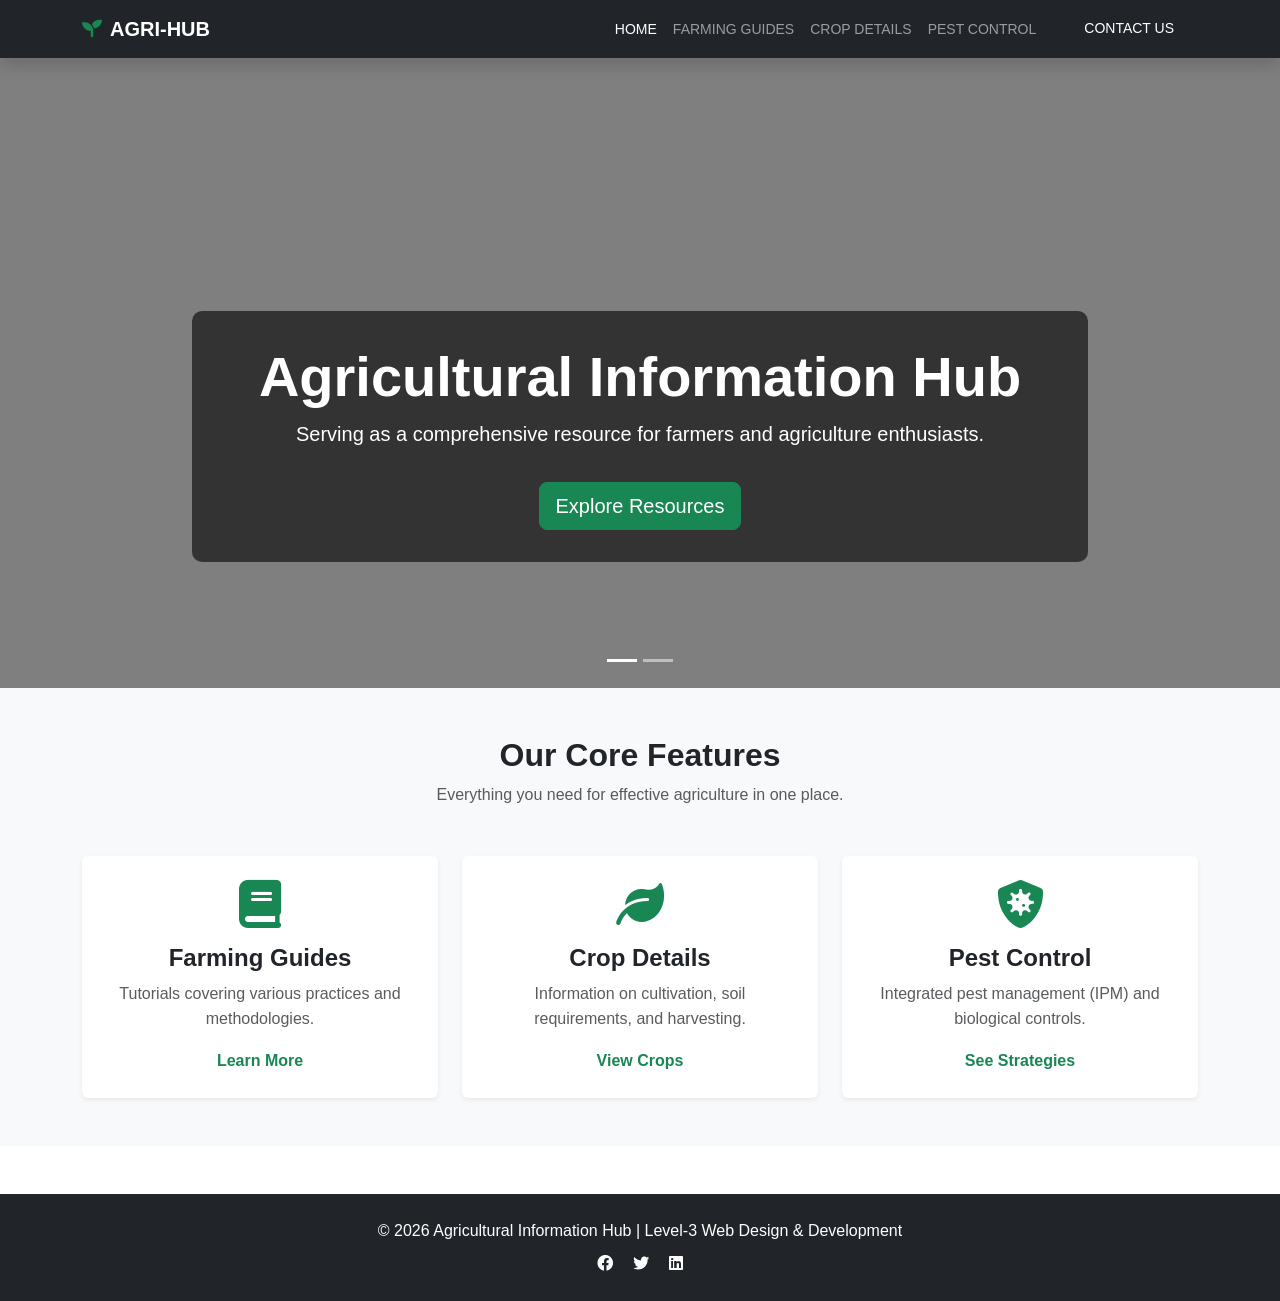
<file: index.html>
<!DOCTYPE html>
<html lang="en">
    <head>
            <meta charset="UTF-8">
            <meta name="viewport" content="width=device-width, initial-scale=1.0">
            <title>Home | Agricultural Information Hub</title>

            <link href="https://cdn.jsdelivr.net/npm/bootstrap@5.0.2/dist/css/bootstrap.min.css" rel="stylesheet">
            
            <link rel="stylesheet" href="https://cdnjs.cloudflare.com/ajax/libs/font-awesome/6.0.0/css/all.min.css">
            
            <link rel="stylesheet" href="css/style.css">
    </head>
    <body>

        <nav class="navbar navbar-expand-lg navbar-dark bg-dark sticky-top shadow">
            <div class="container">
                <a class="navbar-brand fw-bold" href="index.html">
                    <i class="fas fa-seedling text-success me-2"></i>AGRI-HUB
                </a>
                <button class="navbar-toggler" type="button" data-bs-toggle="collapse" data-bs-target="#mainNav">
                    <span class="navbar-toggler-icon"></span>
                </button>
                <div class="collapse navbar-collapse" id="mainNav">
                    <ul class="navbar-nav ms-auto text-uppercase small">
                        <li class="nav-item"><a class="nav-link active" href="index.html">Home</a></li>
                        <li class="nav-item"><a class="nav-link" href="guides.html">Farming Guides</a></li>
                        <li class="nav-item"><a class="nav-link" href="crops.html">Crop Details</a></li>
                        <li class="nav-item"><a class="nav-link" href="pest-control.html">Pest Control</a></li>
                        <li class="nav-item">
                            <a class="nav-link btn btn-success text-white ms-lg-3 px-4" href="contact.html">Contact Us</a>
                        </li>
                    </ul>
                </div>
            </div>
        </nav>

        <header id="heroCarousel" class="carousel slide carousel-fade" data-bs-ride="carousel">
            <div class="carousel-indicators">
                <button type="button" data-bs-target="#heroCarousel" data-bs-slide-to="0" class="active"></button>
                <button type="button" data-bs-target="#heroCarousel" data-bs-slide-to="1"></button>
            </div>
            <div class="carousel-inner">
                <div class="carousel-item active" style="background-image: linear-gradient(rgba(0,0,0,0.5), rgba(0,0,0,0.5)), url('https://images.unsplash.com/photo-1500382017468-9049fed747ef?auto=format&fit=crop&w=1600&q=80'); height: 70vh; background-size: cover; background-position: center;">
                    <div class="carousel-caption d-md-block">
                        <h1 class="display-4 fw-bold">Agricultural Information Hub</h1>
                        <p class="lead">Serving as a comprehensive resource for farmers and agriculture enthusiasts.</p>
                        <a href="#featured" class="btn btn-success btn-lg mt-3">Explore Resources</a>
                    </div>
                </div>
                <div class="carousel-item" style="background-image: linear-gradient(rgba(0,0,0,0.5), rgba(0,0,0,0.5)), url('https://images.unsplash.com/photo-1523348837708-15d4a09cfac2?auto=format&fit=crop&w=1600&q=80'); height: 70vh; background-size: cover; background-position: center;">
                    <div class="carousel-caption d-md-block">
                        <h1 class="display-4 fw-bold">Expert Farming Strategies</h1>
                        <p class="lead">Providing guides, detailed crop info, and pest control solutions.</p>
                    </div>
                </div>
            </div>
        </header>

        <section id="featured" class="py-5 bg-light">
            <div class="container">
                <div class="text-center mb-5">
                    <h2 class="fw-bold">Our Core Features</h2>
                    <p class="text-muted">Everything you need for effective agriculture in one place.</p>
                </div>
                <div class="row g-4 text-center">
                    <div class="col-md-4">
                        <div class="card h-100 border-0 shadow-sm p-4">
                            <i class="fas fa-book fa-3x text-success mb-3"></i>
                            <h4 class="fw-bold">Farming Guides</h4>
                            <p class="text-muted">Tutorials covering various practices and methodologies.</p>
                            <a href="guides.html" class="stretched-link text-success text-decoration-none fw-bold">Learn More</a>
                        </div>
                    </div>
                    <div class="col-md-4">
                        <div class="card h-100 border-0 shadow-sm p-4">
                            <i class="fas fa-leaf fa-3x text-success mb-3"></i>
                            <h4 class="fw-bold">Crop Details</h4>
                            <p class="text-muted">Information on cultivation, soil requirements, and harvesting.</p>
                            <a href="crops.html" class="stretched-link text-success text-decoration-none fw-bold">View Crops</a>
                        </div>
                    </div>
                    <div class="col-md-4">
                        <div class="card h-100 border-0 shadow-sm p-4">
                            <i class="fas fa-shield-virus fa-3x text-success mb-3"></i>
                            <h4 class="fw-bold">Pest Control</h4>
                            <p class="text-muted">Integrated pest management (IPM) and biological controls.</p>
                            <a href="pest-control.html" class="stretched-link text-success text-decoration-none fw-bold">See Strategies</a>
                        </div>
                    </div>
                </div>
            </div>
        </section>

        <footer class="bg-dark text-white py-4 mt-5">
            <div class="container text-center">
                <p class="mb-2">&copy; 2026 Agricultural Information Hub | Level-3 Web Design & Development</p>
                <div class="social-links">
                    <a href="#" class="text-white me-3"><i class="fab fa-facebook"></i></a>
                    <a href="#" class="text-white me-3"><i class="fab fa-twitter"></i></a>
                    <a href="#" class="text-white"><i class="fab fa-linkedin"></i></a>
                </div>
            </div>
        </footer>

        <script src="https://code.jquery.com/jquery-3.6.0.min.js"></script>
        <script src="https://cdn.jsdelivr.net/npm/bootstrap@5.0.2/dist/js/bootstrap.bundle.min.js"></script>
        <script src="js/script.js"></script>
    </body>

</html>
</file>
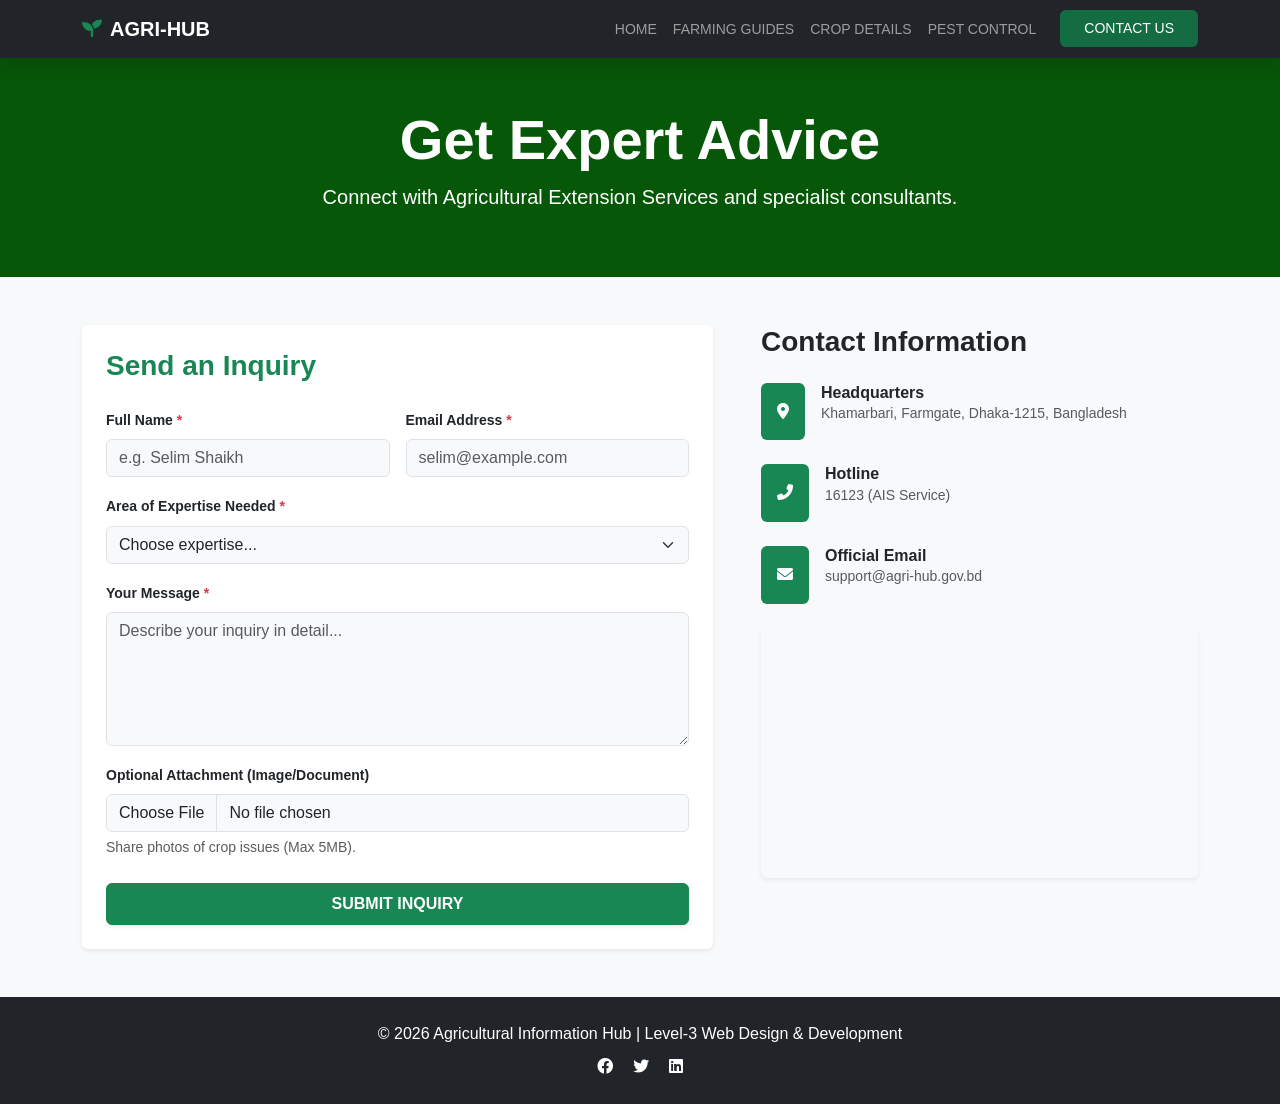
<file: contact.html>
<!DOCTYPE html>
<html lang="en">
<head>
    <meta charset="UTF-8">
    <meta name="viewport" content="width=device-width, initial-scale=1.0">
    <title>Contact Us | Agricultural Information Hub</title>
    <link href="https://cdn.jsdelivr.net/npm/bootstrap@5.0.2/dist/css/bootstrap.min.css" rel="stylesheet">
    <link rel="stylesheet" href="https://cdnjs.cloudflare.com/ajax/libs/font-awesome/6.0.0/css/all.min.css">
    <link rel="stylesheet" href="https://cdnjs.cloudflare.com/ajax/libs/animate.css/4.1.1/animate.min.css">
    <link rel="stylesheet" href="css/style.css">
</head>
<body class="bg-light d-flex flex-column min-vh-100">

    <nav class="navbar navbar-expand-lg navbar-dark bg-dark sticky-top shadow">
        <div class="container">
            <a class="navbar-brand fw-bold" href="index.html">
                <i class="fas fa-seedling text-success me-2"></i>AGRI-HUB
            </a>
            <button class="navbar-toggler" type="button" data-bs-toggle="collapse" data-bs-target="#mainNav">
                <span class="navbar-toggler-icon"></span>
            </button>
            <div class="collapse navbar-collapse" id="mainNav">
                <ul class="navbar-nav ms-auto text-uppercase small">
                    <li class="nav-item"><a class="nav-link" href="index.html">Home</a></li>
                    <li class="nav-item"><a class="nav-link" href="guides.html">Farming Guides</a></li>
                    <li class="nav-item"><a class="nav-link" href="crops.html">Crop Details</a></li>
                    <li class="nav-item"><a class="nav-link" href="pest-control.html">Pest Control</a></li>
                    <li class="nav-item"><a class="nav-link btn btn-success text-white ms-lg-3 px-4 active" href="contact.html">Contact Us</a></li>
                </ul>
            </div>
        </div>
    </nav>

    <section class="py-5 bg-dark text-white text-center" style="background: linear-gradient(rgba(0,100,0,0.8), rgba(0,100,0,0.8)), url('https://images.unsplash.com/photo-1523348837708-15d4a09cfac2?auto=format&fit=crop&w=1600&q=80'); background-size: cover;">
        <div class="container">
            <h1 class="display-4 fw-bold">Get Expert Advice</h1>
            <p class="lead">Connect with Agricultural Extension Services and specialist consultants.</p>
        </div>
    </section>

    <main class="flex-grow-1 py-5">
        <div class="container">
            <div class="row g-5">
                
                <div class="col-lg-7">
                    <div class="card border-0 shadow-sm p-4 h-100" id="formWrapper">
                        <div id="successMessage" class="text-center py-5 d-none animate__animated animate__fadeIn">
                            <i class="fas fa-check-circle text-success fa-5x mb-4"></i>
                            <h2 class="fw-bold">Thank You!</h2>
                            <p class="text-muted px-lg-5">Your message has been received. Our agricultural experts will review your inquiry and get back to you shortly.</p>
                            <button class="btn btn-success mt-3 px-4" onclick="location.reload()">Send Another Message</button>
                        </div>

                        <div id="formContent">
                            <h3 class="fw-bold mb-4 text-success">Send an Inquiry</h3>
                            <form id="agriContactForm">
                                <div class="row g-3">
                                    <div class="col-md-6">
                                        <label class="form-label small fw-bold">Full Name <span class="text-danger">*</span></label>
                                        <input type="text" id="senderName" class="form-control bg-light" placeholder="e.g. Selim Shaikh" required>
                                    </div>
                                    <div class="col-md-6">
                                        <label class="form-label small fw-bold">Email Address <span class="text-danger">*</span></label>
                                        <input type="email" class="form-control bg-light" placeholder="selim@example.com" required>
                                    </div>
                                    <div class="col-md-12">
                                        <label class="form-label small fw-bold">Area of Expertise Needed <span class="text-danger">*</span></label>
                                        <select class="form-select bg-light" required>
                                            <option value="" selected disabled>Choose expertise...</option>
                                            <option>General Farming Advice</option>
                                            <option>Pest & Disease Management</option>
                                            <option>Soil Health & Fertility</option>
                                            <option>Organic Certification</option>
                                            <option>Hydroponics Support</option>
                                        </select>
                                    </div>
                                    <div class="col-md-12">
                                        <label class="form-label small fw-bold">Your Message <span class="text-danger">*</span></label>
                                        <textarea class="form-control bg-light" rows="5" placeholder="Describe your inquiry in detail..." required></textarea>
                                    </div>
                                    <div class="col-md-12">
                                        <label class="form-label small fw-bold">Optional Attachment (Image/Document)</label>
                                        <input type="file" class="form-control bg-light">
                                        <div class="form-text mt-1 small">Share photos of crop issues (Max 5MB).</div>
                                    </div>
                                    <div class="col-md-12 mt-4">
                                        <button type="submit" id="submitBtn" class="btn btn-success w-100 fw-bold py-2 shadow-sm">SUBMIT INQUIRY</button>
                                    </div>
                                </div>
                            </form>
                        </div>
                    </div>
                </div>

                <div class="col-lg-5">
                    <div class="h-100">
                        <h3 class="fw-bold mb-4">Contact Information</h3>
                        <div class="d-flex mb-4">
                            <div class="bg-success text-white rounded p-3 me-3">
                                <i class="fas fa-map-marker-alt"></i>
                            </div>
                            <div>
                                <h6 class="fw-bold mb-0">Headquarters</h6>
                                <p class="text-muted small">Khamarbari, Farmgate, Dhaka-1215, Bangladesh</p>
                            </div>
                        </div>
                        <div class="d-flex mb-4">
                            <div class="bg-success text-white rounded p-3 me-3">
                                <i class="fas fa-phone-alt"></i>
                            </div>
                            <div>
                                <h6 class="fw-bold mb-0">Hotline</h6>
                                <p class="text-muted small">16123 (AIS Service)</p>
                            </div>
                        </div>
                        <div class="d-flex mb-4">
                            <div class="bg-success text-white rounded p-3 me-3">
                                <i class="fas fa-envelope"></i>
                            </div>
                            <div>
                                <h6 class="fw-bold mb-0">Official Email</h6>
                                <p class="text-muted small">support@agri-hub.gov.bd</p>
                            </div>
                        </div>
                        <div class="rounded shadow-sm overflow-hidden" style="height: 250px;">
                            <iframe src="https://www.google.com/maps/embed?pb=!1m18!1m12!1m3!1d3651.902342557342!2d90.3891!3d23.7509!2m3!1f0!2f0!3f0!3m2!1i1024!2i768!4f13.1!3m3!1m2!1s0x3755b8a4f9e8a8e1%3A0x63351d42a66e5f3a!2sKhamarbari!5e0!3m2!1sen!2sbd!4v1645000000000!5m2!1sen!2sbd" width="100%" height="100%" style="border:0;" allowfullscreen="" loading="lazy"></iframe>
                        </div>
                    </div>
                </div>

            </div>
        </div>
    </main>

    <footer class="bg-dark text-white py-4 mt-auto">
        <div class="container text-center">
            <p class="mb-2">© 2026 Agricultural Information Hub | Level-3 Web Design & Development</p>
            <div class="social-links">
                <a href="#" class="text-white me-3 text-decoration-none"><i class="fab fa-facebook"></i></a>
                <a href="#" class="text-white me-3 text-decoration-none"><i class="fab fa-twitter"></i></a>
                <a href="#" class="text-white text-decoration-none"><i class="fab fa-linkedin"></i></a>
            </div>
        </div>
    </footer>

    <script src="https://code.jquery.com/jquery-3.6.0.min.js"></script>
    <script src="https://cdn.jsdelivr.net/npm/bootstrap@5.0.2/dist/js/bootstrap.bundle.min.js"></script>
    <script src="js/script.js"></script>
</body>
</html>
</file>
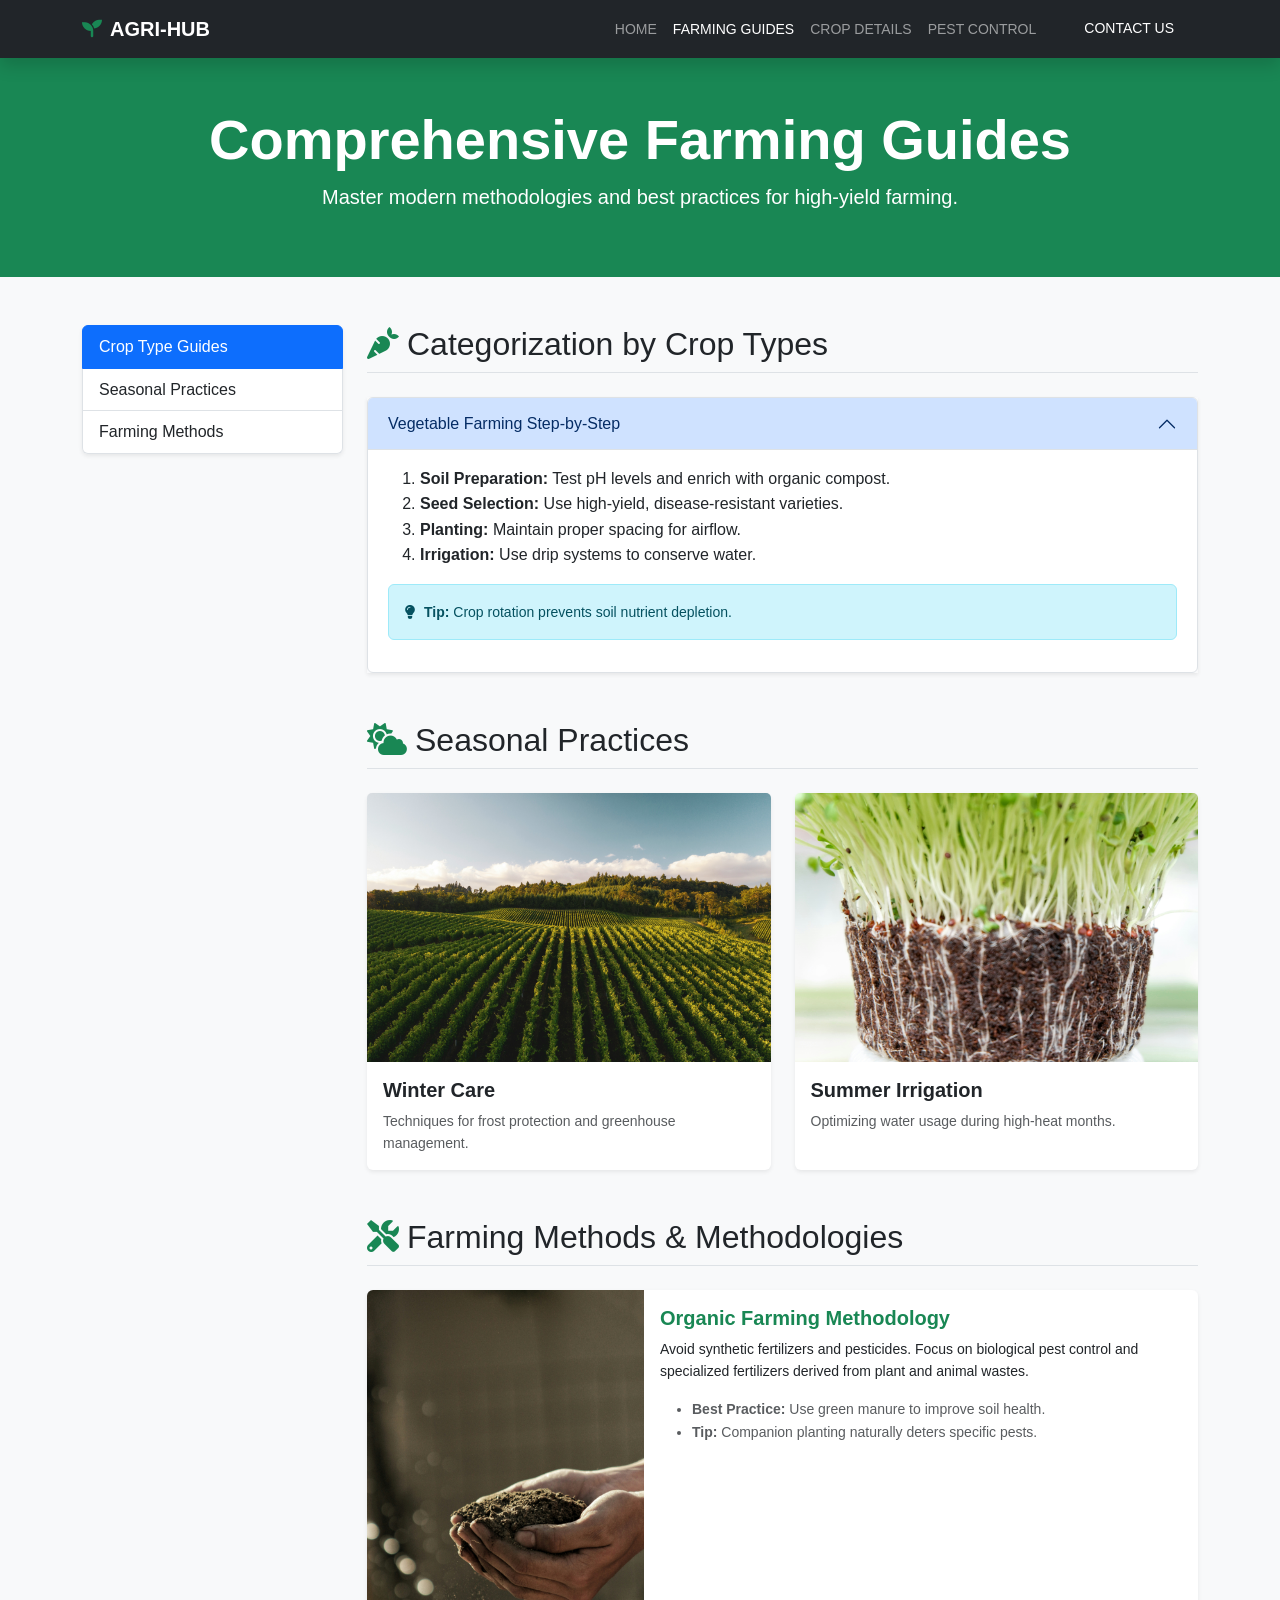
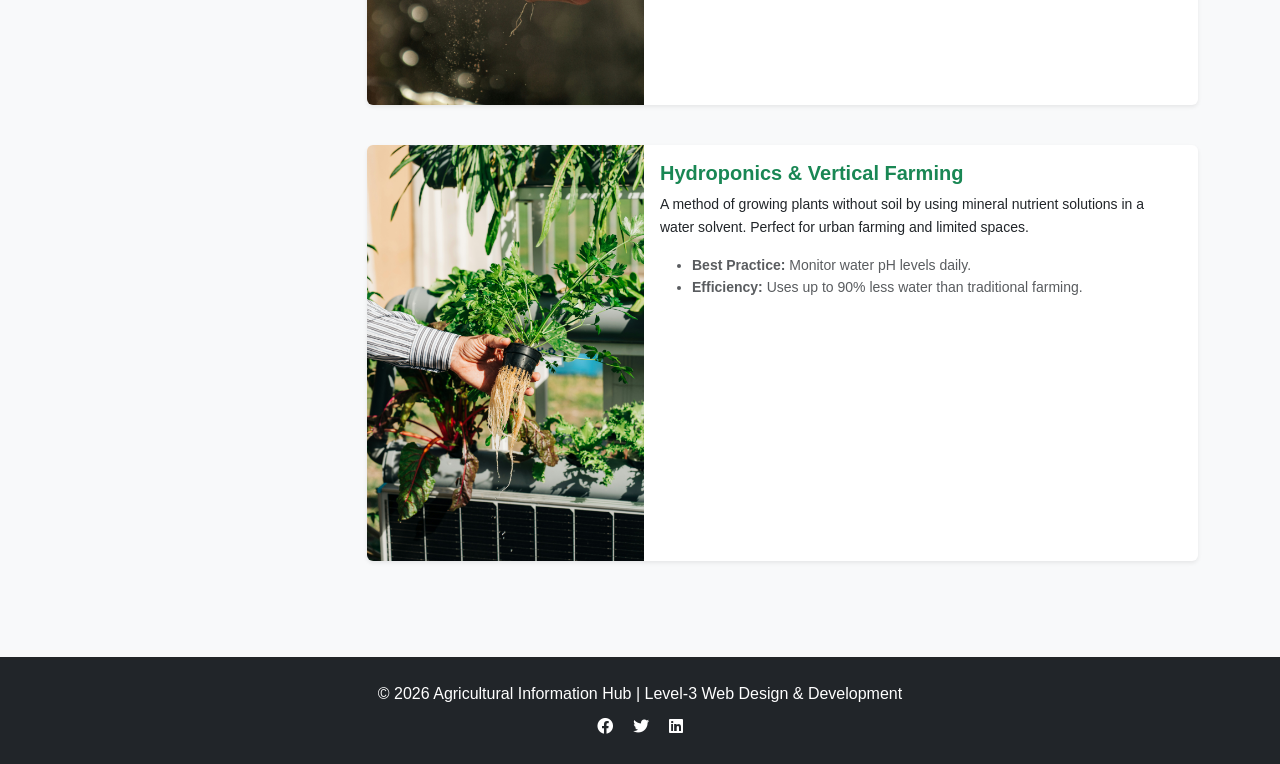
<file: guides.html>
<!DOCTYPE html>
<html lang="en">
<head>
    <meta charset="UTF-8">
    <meta name="viewport" content="width=device-width, initial-scale=1.0">
    <title>Farming Guides | Agricultural Information Hub</title>
    <link href="https://cdn.jsdelivr.net/npm/bootstrap@5.0.2/dist/css/bootstrap.min.css" rel="stylesheet">
    <link rel="stylesheet" href="https://cdnjs.cloudflare.com/ajax/libs/font-awesome/6.0.0/css/all.min.css">
    <link rel="stylesheet" href="css/style.css">
</head>
<body class="bg-light d-flex flex-column min-vh-100">

    <nav class="navbar navbar-expand-lg navbar-dark bg-dark sticky-top shadow">
        <div class="container">
            <a class="navbar-brand fw-bold" href="index.html">
                <i class="fas fa-seedling text-success me-2"></i>AGRI-HUB
            </a>
            <button class="navbar-toggler" type="button" data-bs-toggle="collapse" data-bs-target="#mainNav">
                <span class="navbar-toggler-icon"></span>
            </button>
            <div class="collapse navbar-collapse" id="mainNav">
                <ul class="navbar-nav ms-auto text-uppercase small">
                    <li class="nav-item"><a class="nav-link" href="index.html">Home</a></li>
                    <li class="nav-item"><a class="nav-link active" href="guides.html">Farming Guides</a></li>
                    <li class="nav-item"><a class="nav-link" href="crops.html">Crop Details</a></li>
                    <li class="nav-item"><a class="nav-link" href="pest-control.html">Pest Control</a></li>
                    <li class="nav-item"><a class="nav-link btn btn-success text-white ms-lg-3 px-4" href="contact.html">Contact Us</a></li>
                </ul>
            </div>
        </div>
    </nav>

    <section class="py-5 bg-success text-white text-center">
        <div class="container">
            <h1 class="display-4 fw-bold">Comprehensive Farming Guides</h1>
            <p class="lead">Master modern methodologies and best practices for high-yield farming.</p>
        </div>
    </section>

    <main class="flex-grow-1">
        <div class="container py-5">
            <div class="row">
                
                <div class="col-lg-3 mb-4">
                    <div class="list-group shadow-sm sticky-top" style="top: 90px; z-index: 10;">
                        <a href="#cropTypes" class="list-group-item list-group-item-action active">Crop Type Guides</a>
                        <a href="#seasonalGuides" class="list-group-item list-group-item-action">Seasonal Practices</a>
                        <a href="#farmingMethods" class="list-group-item list-group-item-action">Farming Methods</a>
                    </div>
                </div>

                <div class="col-lg-9">
                    
                    <div id="cropTypes" class="mb-5">
                        <h2 class="border-bottom pb-2 mb-4"><i class="fas fa-carrot me-2 text-success"></i>Categorization by Crop Types</h2>
                        <div class="accordion shadow-sm" id="accordionCrop">
                            <div class="accordion-item">
                                <h2 class="accordion-header">
                                    <button class="accordion-button" type="button" data-bs-toggle="collapse" data-bs-target="#crop1">
                                        Vegetable Farming Step-by-Step
                                    </button>
                                </h2>
                                <div id="crop1" class="accordion-collapse collapse show" data-bs-parent="#accordionCrop">
                                    <div class="accordion-body">
                                        <ol>
                                            <li><strong>Soil Preparation:</strong> Test pH levels and enrich with organic compost.</li>
                                            <li><strong>Seed Selection:</strong> Use high-yield, disease-resistant varieties.</li>
                                            <li><strong>Planting:</strong> Maintain proper spacing for airflow.</li>
                                            <li><strong>Irrigation:</strong> Use drip systems to conserve water.</li>
                                        </ol>
                                        <div class="alert alert-info small"><i class="fas fa-lightbulb me-2"></i><strong>Tip:</strong> Crop rotation prevents soil nutrient depletion.</div>
                                    </div>
                                </div>
                            </div>
                        </div>
                    </div>

                    <div id="seasonalGuides" class="mb-5">
                        <h2 class="border-bottom pb-2 mb-4"><i class="fas fa-cloud-sun me-2 text-success"></i>Seasonal Practices</h2>
                        <div class="row g-4">
                            <div class="col-md-6">
                                <div class="card h-100 border-0 shadow-sm">
                                    <img src="img/seasonal-farming.jpg" class="card-img-top" alt="Winter Farming">
                                    <div class="card-body">
                                        <h5 class="card-title fw-bold">Winter Care</h5>
                                        <p class="card-text text-muted small">Techniques for frost protection and greenhouse management.</p>
                                    </div>
                                </div>
                            </div>
                            <div class="col-md-6">
                                <div class="card h-100 border-0 shadow-sm">
                                    <img src="img/farming-method.jpg" class="card-img-top" alt="Summer Farming">
                                    <div class="card-body">
                                        <h5 class="card-title fw-bold">Summer Irrigation</h5>
                                        <p class="card-text text-muted small">Optimizing water usage during high-heat months.</p>
                                    </div>
                                </div>
                            </div>
                        </div>
                    </div>

                    <div id="farmingMethods" class="mb-5">
                        <h2 class="border-bottom pb-2 mb-4"><i class="fas fa-tools text-success me-2"></i>Farming Methods & Methodologies</h2>
                        <div class="row g-4">
                            
                            <div class="col-md-12 mb-3">
                                <div class="card border-0 shadow-sm overflow-hidden">
                                    <div class="row g-0">
                                        <div class="col-md-4">
                                            <img src="img/organic-method.jpg" class="img-fluid h-100" alt="Organic Farming" style="object-fit: cover; min-height: 200px;">
                                        </div>
                                        <div class="col-md-8">
                                            <div class="card-body">
                                                <h5 class="card-title fw-bold text-success">Organic Farming Methodology</h5>
                                                <p class="card-text small">Avoid synthetic fertilizers and pesticides. Focus on biological pest control and specialized fertilizers derived from plant and animal wastes.</p>
                                                <ul class="small text-muted">
                                                    <li><strong>Best Practice:</strong> Use green manure to improve soil health.</li>
                                                    <li><strong>Tip:</strong> Companion planting naturally deters specific pests.</li>
                                                </ul>
                                            </div>
                                        </div>
                                    </div>
                                </div>
                            </div>

                            <div class="col-md-12">
                                <div class="card border-0 shadow-sm overflow-hidden">
                                    <div class="row g-0">
                                        <div class="col-md-4">
                                            <img src="img/hydroponic-method.jpg" class="img-fluid h-100" alt="Hydroponics" style="object-fit: cover; min-height: 200px;">
                                        </div>
                                        <div class="col-md-8">
                                            <div class="card-body">
                                                <h5 class="card-title fw-bold text-success">Hydroponics & Vertical Farming</h5>
                                                <p class="card-text small">A method of growing plants without soil by using mineral nutrient solutions in a water solvent. Perfect for urban farming and limited spaces.</p>
                                                <ul class="small text-muted">
                                                    <li><strong>Best Practice:</strong> Monitor water pH levels daily.</li>
                                                    <li><strong>Efficiency:</strong> Uses up to 90% less water than traditional farming.</li>
                                                </ul>
                                            </div>
                                        </div>
                                    </div>
                                </div>
                            </div>

                        </div>
                    </div> 
                </div> </div>
        </div>
    </main>

    <footer class="bg-dark text-white py-4 mt-auto">
        <div class="container text-center">
            <p class="mb-2">&copy; 2026 Agricultural Information Hub | Level-3 Web Design & Development</p>
            <div class="social-links">
                <a href="#" class="text-white me-3 text-decoration-none"><i class="fab fa-facebook"></i></a>
                <a href="#" class="text-white me-3 text-decoration-none"><i class="fab fa-twitter"></i></a>
                <a href="#" class="text-white text-decoration-none"><i class="fab fa-linkedin"></i></a>
            </div>
        </div>
    </footer>

    <script src="https://code.jquery.com/jquery-3.6.0.min.js"></script>
    <script src="https://cdn.jsdelivr.net/npm/bootstrap@5.0.2/dist/js/bootstrap.bundle.min.js"></script>
</body>
</html>
</file>
<file: css/style.css>
:root {
    --primary-green: #198754;
    --dark-overlay: rgba(0, 0, 0, 0.6);
}

body {
    font-family: 'Segoe UI', Tahoma, Geneva, Verdana, sans-serif;
    line-height: 1.6;
    overflow-x: hidden;
}

.card {
    transition: transform 0.3s ease, box-shadow 0.3s ease;
}

.card:hover {
    transform: translateY(-5px);
    box-shadow: 0 10px 20px rgba(0,0,0,0.15);
}

.carousel-item {
    height: 70vh;
    min-height: 400px;
    background: no-repeat center center scroll;
    background-size: cover;
}

.carousel-caption {
    background: var(--dark-overlay);
    padding: 2rem;
    border-radius: 10px;
    bottom: 20%;
}
</file>
